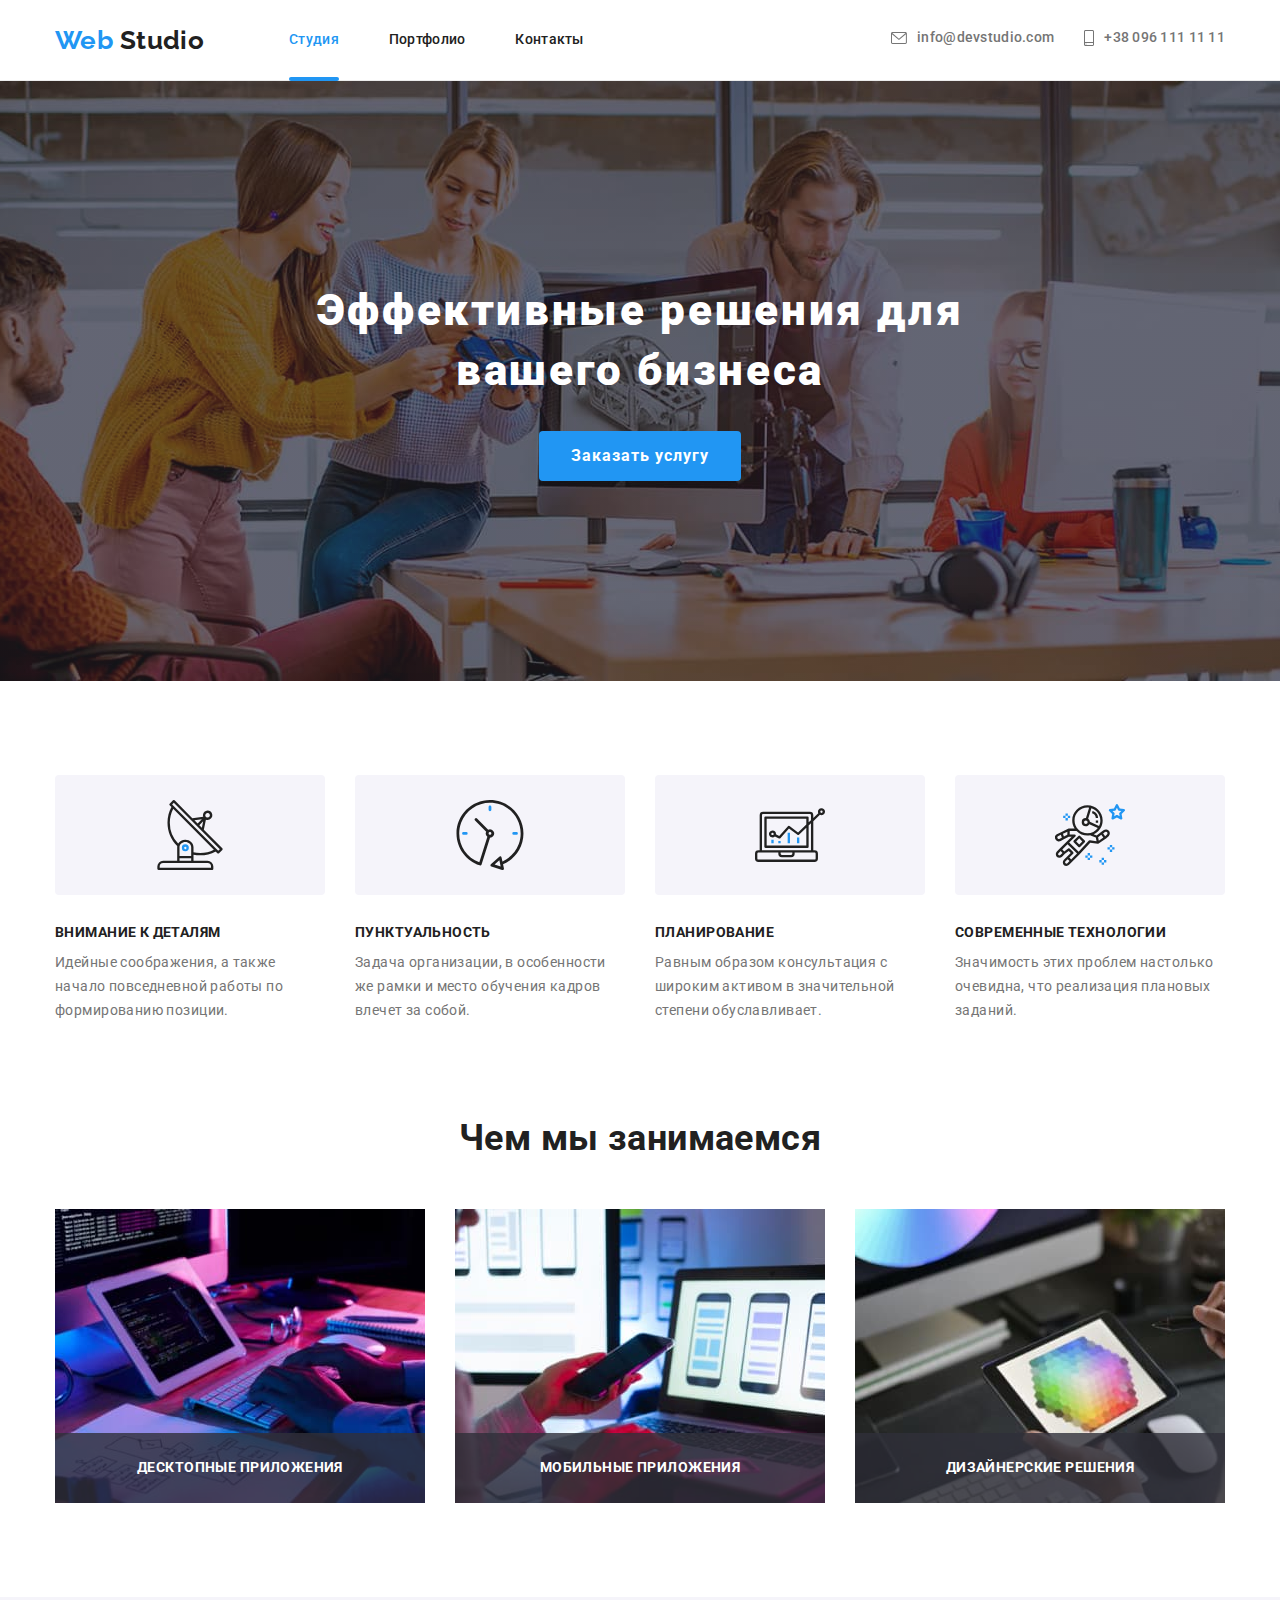
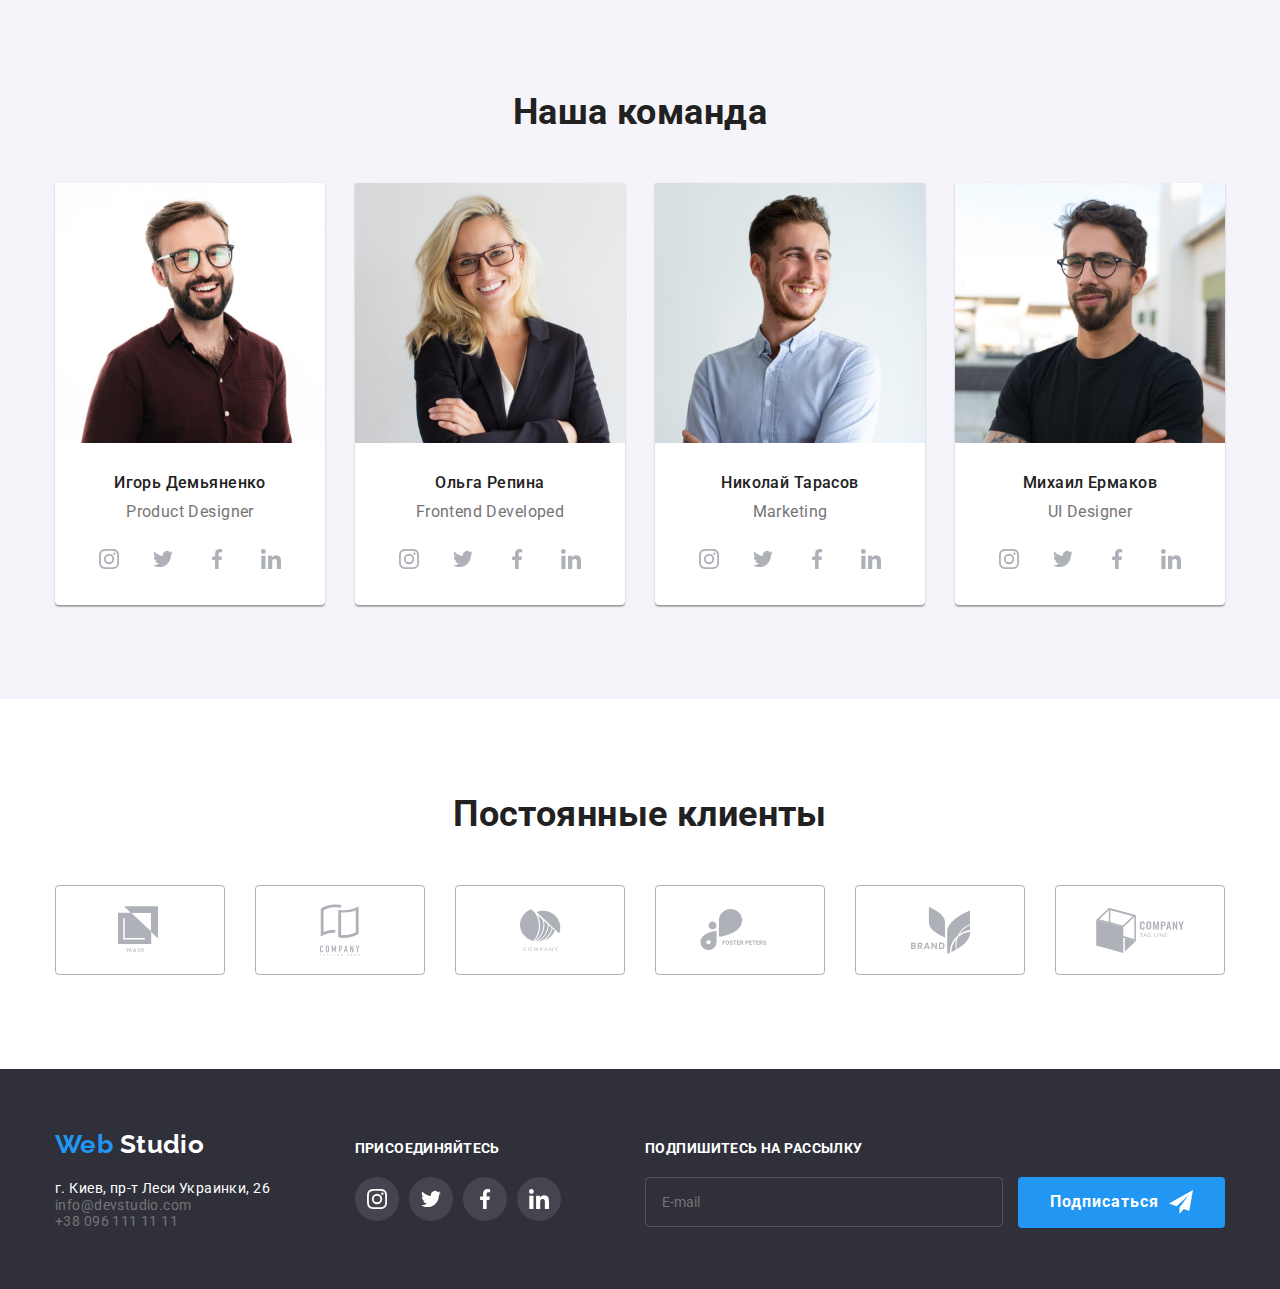
<file: index.html>
<!DOCTYPE html>
<html lang="ru">

<head>
  <meta charset="UTF-8">
  <meta name="viewport" content="width=device-width, initial-scale=1.0">
  <title>Студия</title>
  <link href="https://fonts.googleapis.com/css2?family=Raleway:wght@700&family=Roboto:wght@400;500;700;900&display=swap" rel="stylesheet">
  <link rel="stylesheet" href="https://cdnjs.cloudflare.com/ajax/libs/modern-normalize/0.7.0/modern-normalize.min.css">
  <link rel="stylesheet" href="./css/style.css">
  <script src="https://ajax.googleapis.com/ajax/libs/jquery/3.5.1/jquery.min.js"></script>
  <script src="./js/active-script.js"></script>
</head>

<body>
  <!-- Шапка сайта  -->
  <header class="page-header">

    <nav>
      <div class="container main-cont">
        <a href="./index.html" title="Logo" class="logo reset-link" lang="en"><span class="logo-color">Web</span> Studio</a>

        <ul class="menu reset-ul">
          <li class="items"><a href="./index.html" class="menu-link reset-link">Студия</a></li>
          <li class="items"><a href="./portfolio.html" class="menu-link reset-link">Портфолио</a></li>
          <li class="items"><a href="./" class="menu-link reset-link">Контакты</a></li>
        </ul>

        <ul class="contact reset-ul">
          <li class="items">
            <a href="mailto:info@devstudio.com" class="contact-link reset-link" lang="en">
              <svg class="icon-envelope">
                <use href="./images/sprite.svg#icon-envelope"></use>
              </svg> <span>info@devstudio.com</span></a>
          </li>
          <li class="items">
            <a href="tel:+380961111111" class="contact-link reset-link">
              <svg class="icon-smartphone">
                <use href="./images/sprite.svg#icon-smartphone"></use>
              </svg> <span>+38 096 111 11 11</span></a>
          </li>

        </ul>
      </div>
    </nav>
    <div class="header-line"></div>
  </header>
  <!-- Уникальный контент -->
  <main>
    <!-- Герой -->

    <section class="hero">
      <div class="hero-wrap">
        <h1 class="hero-title reset">
        Эффективные решения для вашего бизнеса
    </h1>

        <button type="button" class="button reset-button" data-modal-open>Заказать услугу</button>
      </div>
    </section>

    <section class="feature">
      <div class="container">
        <h2 class="reset-h indent visually-hidden">Особенности</h2>
        <ul class="feature-list reset-ul ">
          <li class="items">
            <div class="icon-items">
              <svg width="70" height="70">
                <use href="./images/sprite.svg#icon-antenna"></use>
              </svg>
            </div>

            <p class="feature-desc reset-p">Внимание к деталям</p>

            <p class="feature-text reset-p"> Идейные соображения, а также начало повседневной работы по формированию позиции.
            </p>
          </li>
          <li class="items">
            <div class="icon-items">
              <svg width="70" height="70">
                <use href="./images/sprite.svg#icon-clock"></use>
              </svg>
            </div>
            <p class="feature-desc reset-p">Пунктуальность</p>
            <p class="feature-text reset-p">
              Задача организации, в особенности же рамки и место обучения кадров влечет за собой.
            </p>
          </li>
          <li class="items">
            <div class="icon-items">
              <svg width="70" height="70">
                <use href="./images/sprite.svg#icon-diagram"></use>
              </svg>
            </div>
            <p class="feature-desc reset-p">Планирование</p>
            <p class="feature-text reset-p"> Равным образом консультация с широким активом в значительной степени обуславливает.
            </p>
          </li>
          <li class="items">
            <div class="icon-items">
              <svg width="70" height="70">
                <use href="./images/sprite.svg#icon-astronaut"></use>
              </svg>
            </div>
            <p class="feature-desc reset-p">Современные технологии</p>
            <p class="feature-text reset-p">Значимость этих проблем настолько очевидна, что реализация плановых заданий.
            </p>
          </li>
        </ul>
      </div>
    </section>

    <section class="box">
      <div class="container">
        <h2 class="reset indent">Чем мы занимаемся</h2>
        <ul class="box-list reset-ul">
          <li class="items">
            <div class="items-box-1">
            <img src="./images/box-1.jpg" alt="Десктопные приложения" width="370" height="294">
            <div class="items-box-2">
            <p class="items-box-2_title reset-p">Десктопные приложения</p>
          </div>
        </div>
        </li>
            <li class="items">
              <div class="items-box-1">
              <img src="./images/box-2.jpg" alt="Мобильные приложения" width="370" height="294">
              <div class="items-box-2">
             <p class="items-box-2_title reset-p">Мобильные приложения</p>
            </div>
            </div>
            </li>
              <li class="items">
                <div class="items-box-1">
                <img src="./images/box-3.jpg" alt="Дизайнерские решения" width="370" height="294">
                <div class="items-box-2">
               <p class="items-box-2_title reset-p">Дизайнерские решения</p>
              </div>
             </div>
               </li>
        </ul>
      </div>
    </section>

    <section class="team">
      <div class="container">
        <h2 class="reset indent">Наша команда</h2>
        <ul class="team-list reset-ul">
          <li class="team-style">
            <div>
              <img src="./images/teamcard-1.jpg" alt="Игорь Демьяненко" width="270" height="260">
            </div>
            <!-- Сделал div с помощью css можно будет легко задать стили, еще был вариант сделать список в списке.-->
            <div>
              <h3 class="team-title reset">Игорь Демьяненко</h3>
              <p class="team-text reset" lang="en">Product Designer</p>
            </div>
            <ul class="team-icon reset-ul">
              <li class="items">
                <a href="" class="team-icon-link reset-link">
                  <svg width="20" height="20">
                    <use href="./images/sprite.svg#icon-instagram"></use>
                  </svg>
                </a>
              </li>
              <li class="items">
                <a href="" class="team-icon-link reset-link">
                  <svg width="20" height="20">
                    <use href="./images/sprite.svg#icon-twitter"></use>
                  </svg>
                </a>
              </li>
              <li class="items">
                <a href="" class="team-icon-link reset-link">
                  <svg width="20" height="20">
                    <use href="./images/sprite.svg#icon-facebook"></use>
                  </svg>
                </a>
              </li>
              <li class="items">
                <a href="" class="team-icon-link reset-link">
                  <svg width="20" height="20">
                    <use href="./images/sprite.svg#icon-linkedin"></use>
                  </svg>
                </a>
              </li>
            </ul>
          </li>
          <li class="team-style">
            <div>
              <img src="./images/teamcard-2.jpg" alt="Ольга Репина" width="270" height="260">
            </div>

            <div>
              <h3 class="team-title reset">Ольга Репина</h3>
              <p class="team-text reset" lang="en">Frontend Developed</p>
            </div>
            <ul class="team-icon reset-ul">
              <li class="items">
                <a href="" class="team-icon-link reset-link">
                  <svg width="20" height="20">
                    <use href="./images/sprite.svg#icon-instagram"></use>
                  </svg>
                </a>
              </li>
              <li class="items">
                <a href="" class="team-icon-link reset-link">
                  <svg width="20" height="20">
                    <use href="./images/sprite.svg#icon-twitter"></use>
                  </svg>
                </a>
              </li>
              <li class="items">
                <a href="" class="team-icon-link reset-link">
                  <svg width="20" height="20">
                    <use href="./images/sprite.svg#icon-facebook"></use>
                  </svg>
                </a>
              </li>
              <li class="items">
                <a href="" class="team-icon-link reset-link">
                  <svg width="20" height="20">
                    <use href="./images/sprite.svg#icon-linkedin"></use>
                  </svg>
                </a>
              </li>
            </ul>
          </li>
          <li class="team-style">
            <div>
              <img src="./images/teamcard-3.jpg" alt="Николай Тарасов" width="270" height="260">
            </div>

            <div>
              <h3 class="team-title reset">Николай Тарасов</h3>
              <p class="team-text reset" lang="en">Marketing</p>
            </div>
            <ul class="team-icon reset-ul">
              <li class="items">
                <a href="" class="team-icon-link reset-link">
                  <svg width="20" height="20">
                    <use href="./images/sprite.svg#icon-instagram"></use>
                  </svg>
                </a>
              </li>
              <li class="items">
                <a href="" class="team-icon-link reset-link">
                  <svg width="20" height="20">
                    <use href="./images/sprite.svg#icon-twitter"></use>
                  </svg>
                </a>
              </li>
              <li class="items">
                <a href="" class="team-icon-link reset-link">
                  <svg width="20" height="20">
                    <use href="./images/sprite.svg#icon-facebook"></use>
                  </svg>
                </a>
              </li>
              <li class="items">
                <a href="" class="team-icon-link reset-link">
                  <svg width="20" height="20">
                    <use href="./images/sprite.svg#icon-linkedin"></use>
                  </svg>
                </a>
              </li>
            </ul>
          </li>
          <li class="team-style">
            <div>
              <img src="./images/teamcard-4.jpg" alt="Михаил Ермаков" width="270" height="260">
            </div>

            <div>
              <h3 class="team-title reset">Михаил Ермаков</h3>
              <p class="team-text reset" lang="en">UI Designer</p>
            </div>
            <ul class="team-icon reset-ul">
              <li class="items">
                <a href="" class="team-icon-link reset-link">
                  <svg width="20" height="20">
                    <use href="./images/sprite.svg#icon-instagram"></use>
                  </svg>
                </a>
              </li>
              <li class="items">
                <a href="" class="team-icon-link reset-link">
                  <svg width="20" height="20">
                    <use href="./images/sprite.svg#icon-twitter"></use>
                  </svg>
                </a>
              </li>
              <li class="items">
                <a href="" class="team-icon-link reset-link">
                  <svg width="20" height="20">
                    <use href="./images/sprite.svg#icon-facebook"></use>
                  </svg>
                </a>
              </li>
              <li class="items">
                <a href="" class="team-icon-link reset-link">
                  <svg width="20" height="20">
                    <use href="./images/sprite.svg#icon-linkedin"></use>
                  </svg>
                </a>
              </li>
            </ul>
          </li>
        </ul>

      </div>
    </section>
    <section class="client">
      <div class="container">
        <h2 class="indent reset">Постоянные клиенты</h2>

        <ul class="client-list reset-ul">
          <li class="items">
            <a href="" class="client-list-link reset-link">
              <svg width="44.27" height="49.23">
                <use href="./images/sprite.svg#icon-logo-1"></use>
              </svg>
            </a>
          </li>
          <li class="items">
            <a href="" class="client-list-link reset-link">
              <svg width="40" height="52">
                <use href="./images/sprite.svg#icon-logo-2"></use>
              </svg>
            </a>
          </li>
          <li class="items">
            <a href="" class="client-list-link reset-link">
              <svg width="41" height="42.6">
                <use href="./images/sprite.svg#icon-logo-3"></use>
              </svg>
            </a>
          </li>
          <li class="items">
            <a href="" class="client-list-link reset-link">
              <svg width="79.66" height="42.02">
                <use href="./images/sprite.svg#icon-logo-4"></use>
              </svg>
            </a>
          </li>
          <li class="items">
            <a href="" class="client-list-link reset-link">
              <svg width="59" height="47">
                <use href="./images/sprite.svg#icon-logo-5"></use>
              </svg>
            </a>
          </li>
          <li class="items">
            <a href="" class="client-list-link reset-link">
              <svg width="88.48" height="45.44">
                <use href="./images/sprite.svg#icon-logo-6"></use>
              </svg>
            </a>
          </li>
        </ul>
      </div>
    </section>
  </main>
  <footer>
    <div class="footer">
      <div>
        <a href="./index.html" class="logo-footer reset-link" lang="en"><span class="logo-color">Web</span> Studio</a>
        <address>

        <ul class="reset-ul">
            <li class="contact-text">г. Киев, пр-т Леси Украинки, 26</li>
            <li class="marg"><a href="mailto:info@devstudio.com" class="contact-link reset-link" lang="en"> info@devstudio.com </a></li>
            <li class="marg"><a href="tel:+380961111111" class="contact-link reset-link"> +38 096 111 11 11 </a></li></ul>
    </address>
      </div>
      <div class="social">
        <b class="social-title reset">присоединяйтесь</b>
        <ul class="social-list reset-ul">
          <li class="items">
            <a href="" class="social-link reset-link">
              <svg width="20" height="20">
                <use href="./images/sprite.svg#icon-instagram"></use>
              </svg>
            </a>
          </li>
          <li class="items">
            <a href="" class="social-link reset-link">
              <svg width="20" height="20">
                <use href="./images/sprite.svg#icon-twitter"></use>
              </svg>
            </a>
          </li>
          <li class="items">
            <a href="" class="social-link reset-link">
              <svg width="20" height="20">
                <use href="./images/sprite.svg#icon-facebook"></use>
              </svg>
            </a>
          </li>
          <li class="items">
            <a href="" class="social-link reset-link">
              <svg width="20" height="20">
                <use href="./images/sprite.svg#icon-linkedin"></use>
              </svg>
            </a>
          </li>
        </ul>

      </div>
         <div class="footer-form">
      <b class="social-title reset">Подпишитесь на рассылку</b>
      <form action="" class="footer-form-action">
        <input type="email" name="mail" id="mail" placeholder="E-mail"> 
        <button type="submit" class="button reset-button">Подписаться  <svg width="24" height="24" class="footer-botton_icon">
          <use href="./images/sprite.svg#icon-send"></use>
        </svg> </button>
      </form>
    </div>
  </div>
    </div>

  </footer>
  <div class="backdrop is-hidden" data-modal>
    <div class="modal">
        <button type="button" class="close-modal" data-modal-close>
          <svg width="11" height="11">
            <use href="./images/sprite.svg#icon-close"></use>
          </svg>
        </button>
    </div>

  <script src="./js/modal.js"></script>
</body>

</html>
</file>
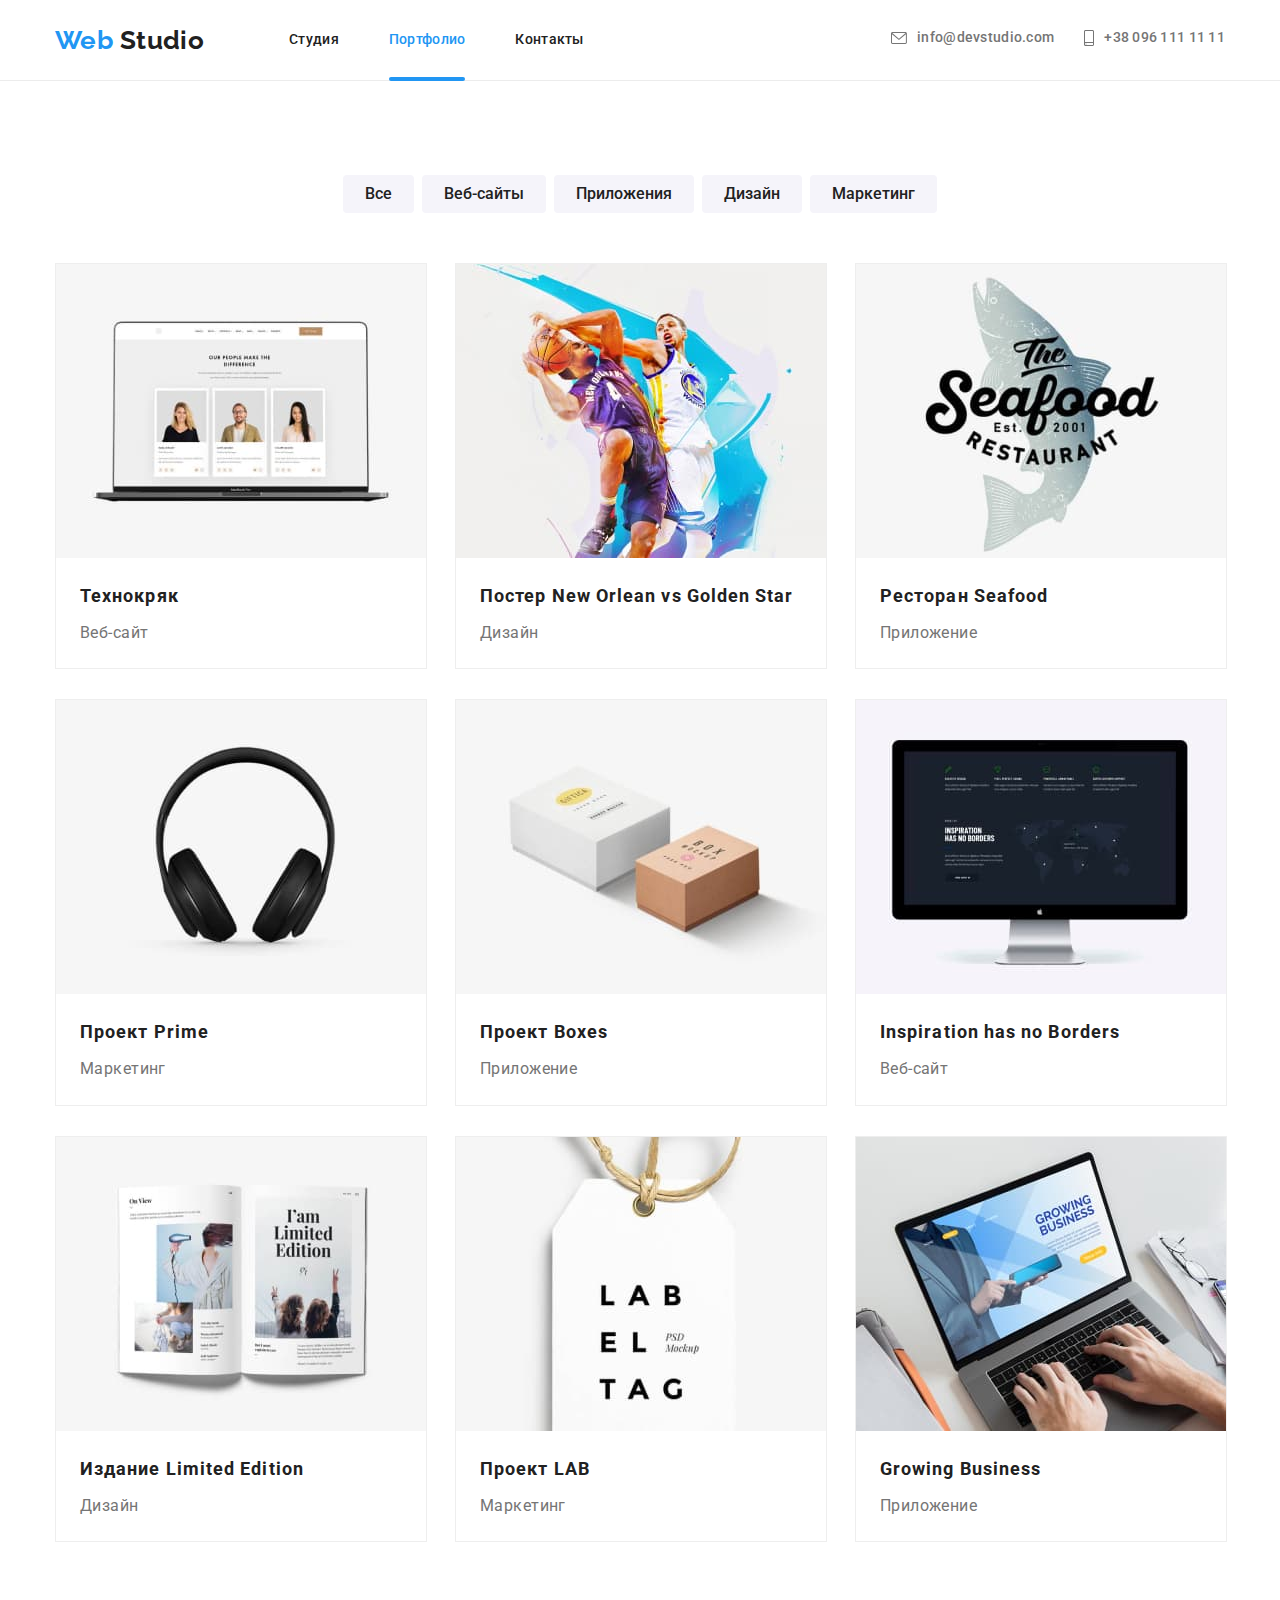
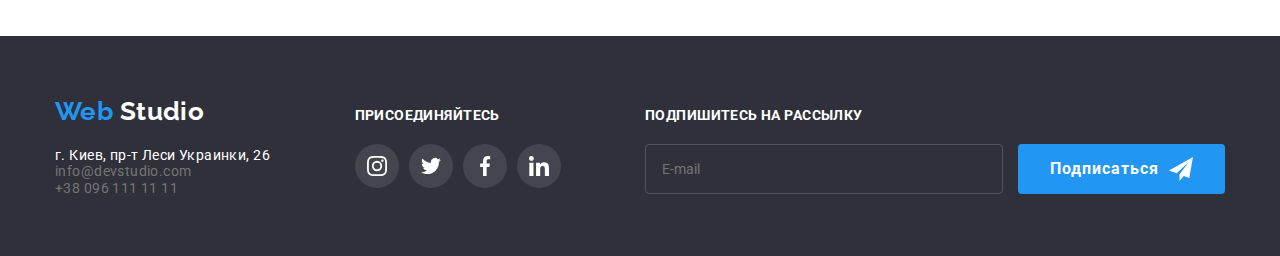
<file: portfolio.html>
<!DOCTYPE html>
<html lang="ru">

<head>
  <meta charset="UTF-8">
  <meta name="viewport" content="width=device-width, initial-scale=1.0">
  <title>Портфолио</title>
  <link href="https://fonts.googleapis.com/css2?family=Raleway:wght@700&family=Roboto:wght@400;500;700;900&display=swap" rel="stylesheet">
  <link rel="stylesheet" href="https://cdnjs.cloudflare.com/ajax/libs/modern-normalize/0.7.0/modern-normalize.min.css">
  <link rel="stylesheet" href="./css/style.css">
  <script src="https://ajax.googleapis.com/ajax/libs/jquery/3.5.1/jquery.min.js"></script>
  <script src="./js/active-script.js"></script>
</head>

<body>
  <!-- Шапка сайта  -->
  <header class="page-header">

    <nav>
      <div class="container main-cont">
        <a href="./index.html" title="Logo" class="logo reset-link" lang="en"><span class="logo-color">Web</span> Studio</a>

        <ul class="menu reset-ul">
          <li class="items"><a href="./index.html" class="menu-link reset-link">Студия</a></li>
          <li class="items"><a href="./portfolio.html" class="menu-link reset-link">Портфолио</a></li>
          <li class="items"><a href="./" class="menu-link reset-link">Контакты</a></li>
        </ul>

        <ul class="contact reset-ul">
          <li class="items">
            <a href="mailto:info@devstudio.com" class="contact-link reset-link" lang="en">
              <svg class="icon-envelope">
                <use href="./images/sprite.svg#icon-envelope"></use>
              </svg><span>info@devstudio.com</span></a>
          </li>
          <li class="items">
            <a href="tel:+380961111111" class="contact-link reset-link">
              <svg class="icon-smartphone">
                <use href="./images/sprite.svg#icon-smartphone"></use>
              </svg><span>+38 096 111 11 11</span></a>
          </li>

        </ul>
      </div>
    </nav>
  </header>

  <section class="portfolio">
    <div class="container">

      <!-- Придумал заголовок H1  -->
      <h1 class="portfolio-title reset visually-hidden">Наши работы</h1>

      <nav>

        <ul class="menu-filter reset-ul">
          <li class="items">
            <button type="button" class="menu-button reset-button">Все</button>
          </li>
          <li class="items">
            <button type="button" class="menu-button reset-button">Веб-сайты</button>
          </li>
          <li class="items">
            <button type="button" class="menu-button reset-button">Приложения</button>
          </li>
          <li class="items">
            <button type="button" class="menu-button reset-button">Дизайн</button>
          </li>
          <li class="items">
            <button type="button" class="menu-button reset-button">Маркетинг</button>
          </li>

        </ul>

      </nav>

      <div class="project">

        <ul class="project-list reset-ul">

          <li class="project-items">
            <a href="" class="project-items-link reset-link">
<div class="project-items_images">
              <img src="./images/tehno.jpg" width="370" alt="Технокряк">
              <div class="project-items_text">
                <p class="project-desc reset">Технокряк это современная площадка распространения коронавируса. Компании используют эту платформу для цифрового шпионажа и атак на защищённые сервера конкурентов.</p>
               </div>
              </div>
              <div class="project-block">
                <h3 class="project-title reset">
                Технокряк
            </h3>
                <p class="project-text reset">Веб-сайт</p>
               
              </div>

            </a>
          </li>
          <li class="project-items">
            <!-- По макету я так понял, что при наведении на курсора на весь блок  -->
            <a href="" class="project-items-link reset-link">
              <div class="project-items_images">
              <img src="./images/poster.jpg" width="370" alt="Постер">
              <div class="project-items_text">
                <p class="project-desc reset">Технокряк это современная площадка распространения коронавируса. Компании используют эту платформу для цифрового шпионажа и атак на защищённые сервера конкурентов.</p>
               </div>
              </div>
              <div class="project-block">
                <h3 class="project-title reset">
            Постер New Orlean vs Golden Star
        </h3>
                <p class="project-text reset">Дизайн</p>
               
              </div>
            </a>
          </li>
          <li class="project-items">
            <a href="" class="project-items-link reset-link">
              <div class="project-items_images">
              <img src="./images/restoran.jpg" width="370" alt="Ресторан морепродукты">
              <div class="project-items_text">
                <p class="project-desc reset">Технокряк это современная площадка распространения коронавируса. Компании используют эту платформу для цифрового шпионажа и атак на защищённые сервера конкурентов.</p>
               </div>
              </div>
              <div class="project-block">
                <h3 class="project-title reset">
            Ресторан Seafood
        </h3>
                <p class="project-text reset">Приложение</p>
                
              </div>
            </a>
          </li>

          <li class="project-items">
            <a href="" class="project-items-link reset-link">
              <div class="project-items_images">
              <img src="./images/project-prime.jpg" width="370" alt="Проект Прайм">
              <div class="project-items_text">
                <p class="project-desc reset">Технокряк это современная площадка распространения коронавируса. Компании используют эту платформу для цифрового шпионажа и атак на защищённые сервера конкурентов.</p>
               </div>
              </div>
              <div class="project-block">
                <h3 class="project-title reset">
                    Проект Prime
                </h3>
                <p class="project-text reset">Маркетинг</p>
              
              </div>
            </a>
          </li>
          <li class="project-items">

            <a href="" class="project-items-link reset-link">
              <div class="project-items_images">
              <img src="./images/project-box.jpg" width="370" alt="Проект ящики">
              <div class="project-items_text">
                <p class="project-desc reset">Технокряк это современная площадка распространения коронавируса. Компании используют эту платформу для цифрового шпионажа и атак на защищённые сервера конкурентов.</p>
               </div>
              </div>
              <div class="project-block">
                <h3 class="project-title reset">
                    Проект Boxes
                </h3>
                <p class="project-text reset">Приложение</p>
               
              </div>
            </a>
          </li>
          <li class="project-items">

            <a href="" class="project-items-link reset-link">
              <div class="project-items_images">
              <img src="./images/inspiration.jpg" width="370" alt="Стремление не имеет границ">
              <div class="project-items_text">
                <p class="project-desc reset">Технокряк это современная площадка распространения коронавируса. Компании используют эту платформу для цифрового шпионажа и атак на защищённые сервера конкурентов.</p>
               </div>
              </div>
              <div class="project-block">
                <h3 class="project-title reset" lang="en">
                    Inspiration has no Borders
                </h3>
                <p class="project-text reset">Веб-сайт</p>
              
              </div>
            </a>
          </li>

          <li class="project-items">
            <a href="" class="project-items-link reset-link">
              <div class="project-items_images">
              <img src="./images/izdanie.jpg" width="370" alt="Издание">
              <div class="project-items_text">
                <p class="project-desc reset">Технокряк это современная площадка распространения коронавируса. Компании используют эту платформу для цифрового шпионажа и атак на защищённые сервера конкурентов.</p>
               </div>
              </div>
              <div class="project-block">
                <h3 class="project-title reset" lang="en">
                    Издание Limited Edition
                </h3>
                <p class="project-text reset">Дизайн</p>
               
              </div>
            </a>
          </li>
          <li class="project-items">
            <a href="" class="project-items-link reset-link">
              <div class="project-items_images">
              <img src="./images/project-lab.jpg" width="370" alt="Проект лаб">
              <div class="project-items_text">
                <p class="project-desc reset">Технокряк это современная площадка распространения коронавируса. Компании используют эту платформу для цифрового шпионажа и атак на защищённые сервера конкурентов.</p>
               </div>
              </div>
              <div class="project-block">
                <h3 class="project-title reset">
                    Проект LAB
                </h3>
                <p class="project-text reset">Маркетинг</p>
               
              </div>
            </a>
          </li>
          <li class="project-items">
            <a href="" class="project-items-link reset-link">
              <div class="project-items_images">
              <img src="./images/growing.jpg" width="370" alt="Растущий бизнес">
              <div class="project-items_text">
                <p class="project-desc reset">Технокряк это современная площадка распространения коронавируса. Компании используют эту платформу для цифрового шпионажа и атак на защищённые сервера конкурентов.</p>
               </div>
              </div>
              <div class="project-block">
                <h3 class="project-title reset" lang="en">
                    Growing Business
                </h3>
                <p class="project-text reset">Приложение</p>
              
              </div>
            </a>
          </li>
        </ul>

      </div>
    </div>
  </section>
  <footer>
    <div class="footer">
      <div>
        <a href="./index.html" class="logo-footer reset-link" lang="en"><span class="logo-color">Web</span> Studio</a>
        <address>

        <ul class="reset-ul">
            <li class="contact-text">г. Киев, пр-т Леси Украинки, 26</li>
            <li class="marg"><a href="mailto:info@devstudio.com" class="contact-link reset-link" lang="en"> info@devstudio.com </a></li>
            <li class="marg"><a href="tel:+380961111111" class="contact-link reset-link"> +38 096 111 11 11 </a></li></ul>
    </address>
      </div>
      <div class="social">
        <b class="social-title reset">присоединяйтесь</b>
        <ul class="social-list reset-ul">
          <li class="items">
            <a href="" class="social-link reset-link">
              <svg width="20" height="20">
                <use href="./images/sprite.svg#icon-instagram"></use>
              </svg>
            </a>
          </li>
          <li class="items">
            <a href="" class="social-link reset-link">
              <svg width="20" height="20">
                <use href="./images/sprite.svg#icon-twitter"></use>
              </svg>
            </a>
          </li>
          <li class="items">
            <a href="" class="social-link reset-link">
              <svg width="20" height="20">
                <use href="./images/sprite.svg#icon-facebook"></use>
              </svg>
            </a>
          </li>
          <li class="items">
            <a href="" class="social-link reset-link">
              <svg width="20" height="20">
                <use href="./images/sprite.svg#icon-linkedin"></use>
              </svg>
            </a>
          </li>
        </ul>

      </div>
      <div class="footer-form">
        <b class="social-title reset">Подпишитесь на рассылку</b>
        <form action="" class="footer-form-action">
          <input type="email" name="mail" id="mail" placeholder="E-mail"> 
          <button type="submit" class="button reset-button">Подписаться  <svg width="24" height="24" class="footer-botton_icon">
            <use href="./images/sprite.svg#icon-send"></use>
          </svg> </button>
        </form>
      </div>
    </div>

  </footer>

</body>

</html>
</file>
<file: css/style.css>
/* Ширина сайта 1600px  */
/* Ширина портфолио 1170px */
/* Отступы портфолио margin 215px */

:root {
 --primary-text-color:#757575;
--bg-color:#ffffff;
--title-text-color:#212121;
--accent-color:#2196F3;
--button-color:#ffffff;
--bg-footer:#2F303A;

}

body
{
background-color: var(--bg-color);
color: var(--primary-text-color);
font-family: 'Roboto', sans-serif;
font-size: 14px;
line-height: 1.17;
letter-spacing: 0.03em;
}

footer {
background-color: var(--bg-footer);
}

img {
display: block;
}
/* Сброс стилей списка */
.reset-ul {
padding: 0;
margin: 0;
list-style-type: none;
} 

/* Сброс стилей  */
:focus {
    outline: none;
}

.reset {
    padding: 0;
    margin: 0;     
}

.reset-link {

    text-decoration: none;   
}

.reset-button {
    border:0;
}

.reset-h {
margin:0;
padding:0;

}

.reset-p {
margin:0;
padding:0;

}
/* Можно было сделать сброс по тегам, или еще проще подключить  reset.css */

.visually-hidden {
    position: absolute !important;
    clip: rect(1px 1px 1px 1px); /* IE6, IE7 */
    clip: rect(1px, 1px, 1px, 1px);
    padding:0 !important;
    border:0 !important;
    height: 1px !important; 
    width: 1px !important; 
    overflow: hidden;}
    
address {

    font-style: normal;  
}

/* Временно дял красоты */

.page-header {
border-bottom: 1px solid #ECECEC;
}

.logo {

   color: var(--title-text-color); 

   font-family: 'Raleway', sans-serif;
   font-weight:700;
   font-size: 26px;
   line-height: 1.19;
}
.logo-color {

color:var(--accent-color); 

}
.main-cont {
display: flex;
align-items: center;


}
.menu {
display: flex;
margin-left: 85px;

    
font-weight: 500;
font-size: 14px;
line-height: 1.14;
letter-spacing: 0.02em;
}

.menu .items:not(:last-child) {
margin-right: 50px;
}

.menu-link {
padding-left: 0;
display: block;
padding-top: 32px;
padding-bottom: 32px;
color: var(--title-text-color);
transition: color 250ms cubic-bezier(0.4, 0, 0.2, 1);
}

.menu .items {
position: relative;
}

.menu-link:hover::after{
display:inherit;
content: '';
background-color: #2196F3;
}

.menu .active {
    color:var(--accent-color);
}

.menu .active::after {
    display:inherit;
    content: '';
    width: 100%;
    height: 4px;
    background-color: #2196F3;
    border-radius: 2px;
    position: absolute;
    bottom: -1px;
    left:0;
}


.menu-link:hover, .menu-link:focus {
color: var(--accent-color);

}
/* .menu-link:active {
    color: var(--accent-color);  
} */

.contact {
display: flex;
margin-left: auto;

font-weight: 500;
font-size: 14px;
line-height: 1.14;
letter-spacing: 0.02em;
}

.contact .items + .items {
    margin-left: 30px;
}

.contact-link  {
display: inline-flex;
align-items: center;
color: var(--primary-text-color);
fill:#757575;
transition: color 250ms cubic-bezier(0.4, 0, 0.2, 1), fill 250ms cubic-bezier(0.4, 0, 0.2, 1);

}

.contact-link:hover, contact-link:focus {
color:var(--accent-color);
fill:#2196F3;

}
.contact-text {
color:#ffffff;  

line-height: 1.17;
}

.hero
{
    max-width: 1600px;
    min-height: 600px;
    margin-left: auto;
    margin-right: auto;
    background-image: linear-gradient(to right, rgba(47, 48, 58, 0.4),rgba(47, 48, 58, 0.4)), url(../images/header.jpg);
    background-color: black;
    background-repeat: no-repeat;
    background-position: center;
    background-size: cover;
    text-align: center;
    display: flex;

}
.hero-wrap {
    max-width: 696px;
    margin: auto;
    padding:0 15px;
}

.hero-title {
margin-top: 0;
margin-bottom: 30px;
color:#ffffff;

font-weight: 900;
font-size: 44px;
line-height: 1.36;
letter-spacing: 0.06em;
}

.portfolio-title {
margin-top: 0;
margin-bottom: 30px;
color:#ffffff;

font-weight: 900;
font-size: 44px;
line-height: 1.36;
letter-spacing: 0.06em;
text-align: center;
}

/* Мне кажется логичней и удобней так сделать, у нас h2  одинаковый на всех страницах 
Но если нужно можно создать отдельных класс   */
h2 {
color: var(--title-text-color);
font-weight: 700;
font-size: 36px;
line-height: 1.17;
text-align: center;
}

.feature-title {
color: var(--title-text-color);

font-weight: 700;
line-height: 1.14;


}
.feature-desc {
color: var(--title-text-color);
font-weight: 700;
line-height: 1.14;
text-transform: uppercase;

margin-bottom:10px;
}

.feature-text {
line-height: 1.714;
}

.box-title {
color:#ffffff;  
font-weight: 700;
line-height: 1.14;
text-transform: uppercase;
}
.team-title {
display: block;
margin-top: 30px;
color: var(--title-text-color);

font-weight: 500;
font-size: 16px;
line-height: 1.19;

}
.team-text {
display: block;
margin-top:10px;
margin-bottom: 16px;
font-size: 16px;
line-height: 1.19;

}


.button {
display: inline-block;
min-width: 200px;
padding-left: 32px;
padding-right: 32px;
padding-top:10px;
padding-bottom: 10px;
border-radius: 4px;
color:var(--button-color);
background-color: var(--accent-color);

font-weight: 700;
font-size: 16px;
line-height: 1.9;
letter-spacing: 0.06em;

}

.button:hover, .button:focus {
cursor: pointer;
}

.menu-button {
padding:6px 22px;
background-color: #F5F4FA;
color:#212121;
border-radius: 4px;
font-weight: 500;
font-size: 16px;
line-height:1.625;
cursor: pointer;
transition: color 250ms cubic-bezier(0.4, 0, 0.2, 1), background-color 250ms cubic-bezier(0.4, 0, 0.2, 1);
}

.menu-button:hover, .menu-button:focus{
    background-color: var(--accent-color);
    color: var(--button-color);
    }
    
.project-title {
margin-bottom: 4px;
color:var(--title-text-color);
font-weight: 700;
font-size: 18px;
line-height: 2;
letter-spacing: 0.06em;
}


.menu-filter {
    display: flex;
    justify-content: center;
}

.menu-filter .items + .items{
    margin-left:8px;
}
.project{
    margin-top: 50px;
    
}
.project-text {
color: var(--primary-text-color);
font-size: 16px;
line-height: 1.9;

}

.project-desc {
color:#ffffff;

font-size: 18px;
line-height: 1.6;
}

.logo-footer {
display: block;
margin-bottom: 20px;
font-family: 'Raleway', sans-serif;
font-weight:700;
font-size: 26px;
line-height: 1.19;

color: #ffffff;
}

.feature-list, .box-list, .client-list, .team-list {
display: flex;
}

/* Классы одинаковые, можно прописать в одну строку */
/* .box-list {
    display: flex;
    padding-top: 50px;
    }

    .client-list {
        display: flex;
        padding-top: 50px;
    }
    .team-list {
        display: flex;
        padding-top: 50px;
    
    } */


.feature-list .items + .items {

margin-left: 30px;
}
/* .feature-list .items:not(:first-child)
{
    margin-left: 30px;

} */


.box {
    padding-top:94px;
    padding-bottom:94px;
    text-align: center;
}

.team {
    padding-top:94px; 
    padding-bottom:94px;
    text-align: center;
    background-color: #F5F4FA;

}
.feature {
    padding-top:94px; 
}
.client {
    padding-top: 94px;
    padding-bottom: 94px;
}

.portfolio {
padding-top:94px; 
padding-bottom:94px;

}

.container {
width: 1200px;
margin-left: auto;
margin-right: auto;
padding-left: 15px;
padding-right: 15px;

}


/* .box-list .items {
width: calc((100% - 60px)/3); 
} */

.box-list .items + .items {
margin-left:30px;
}

.indent {
    margin-bottom: 50px;
}

.client-list .items + .items {
margin-left:30px; 
}


.team-icon {
    display: flex;
    justify-content: center;
    margin-bottom: 24px;

}
/* .team {
    text-align: center;
    background-color: #F5F4FA;
} */

.team-style {
    width: calc((100% - 90px)/4);
    background-color: var(--bg-color);
    box-shadow: 0px 1px 3px rgba(0, 0, 0, 0.12), 0px 1px 1px rgba(0, 0, 0, 0.14), 0px 2px 1px rgba(0, 0, 0, 0.2);
    border-radius: 0px 0px 4px 4px;
}

.team-style:not(:last-child) {
    margin-right: 30px;
}



/* Футер */
.footer {
 display: flex;
 justify-content: space-between;
 align-items: baseline;
 width: 1200px;
 margin-left: auto;
margin-right: auto;
padding-left: 15px;
padding-right: 15px;    
padding-top: 60px;
padding-bottom: 60px;
}
}

.marg {
margin-top: 9px;

}

.social-list {
display: flex;

}

.social-list .items + .items {
    margin-left:10px;
    
}


.social-title {
display: block;
padding-bottom: 20px;
color:#ffffff;  
font-weight: 700;
line-height: 1.14;
text-transform: uppercase;
}

.project-list {
    display: flex;
    flex-wrap: wrap;
    
}


.project-items {
width: calc((100% - 60px)/3);
margin-right: 30px;
margin-bottom: 30px;
}

.project-items:nth-child(3n){
    margin-right: 0;
} 

 .project-items:nth-last-child(-n+3) {
    margin-bottom: 0;
   
} 
.project-block {
    margin: 20px 24px;
}

.project-items-link {
    display: inline-block;
    border: 1px solid #EEEEEE;
    }

.project-items-link:hover, .project-items-link:focus {

box-shadow: 0px 1px 1px rgba(0, 0, 0, 0.12), 0px 4px 4px rgba(0, 0, 0, 0.06), 1px 4px 6px rgba(0, 0, 0, 0.16);
}
/* Svg sprite все эти с параметры можно было прописать в inline svg, но я решил прописать в  css для практики  */

.icon-smartphone {
width: 10px;
height: 16px;
margin-right: 10px;

}

.icon-envelope{
    width: 16px;
    height: 12px;  
    margin-right: 10px;
}

/*   Стили для контейнера Особенности */
.icon-items {
    width: 270px;
    height: 120px;
    display: inline-flex;
    align-items: center;
    justify-content: center;
    background: #F5F4FA;
    border-radius: 4px;
    margin-bottom: 30px;
}

/* Стили для ссылок соц.сетей наша команда и футер  */

.social-link {
width: 44px;
height: 44px;
display: inline-flex;
align-items: center;
justify-content: center;
background-color: rgba(255, 255, 255, 0.1);
border-radius: 50%;
fill:#ffffff;
transition: background-color 250ms cubic-bezier(0.4, 0, 0.2, 1), fill 250ms cubic-bezier(0.4, 0, 0.2, 1);
}

.social-link:hover, .social-link:focus {
    background-color: #2196F3;
    fill:#ffffff;
 

}

.team-icon-link {
    width: 44px;
    height: 44px;
    display: inline-flex;
    align-items: center;
    justify-content: center;
    fill:#afb1b8;
    border-radius: 50%;
    /* transition: fill 250ms cubic-bezier(0.4, 0, 0.2, 1); */
    transition: background-color 250ms cubic-bezier(0.4, 0, 0.2, 1),
    fill 250ms cubic-bezier(0.4, 0, 0.2, 1);
   
}

.team-icon-link:hover, .team-icon-link:focus {
    fill:#FFFFFF;
    background-color: #2196F3;
    border-radius: 50%;
}

.team-icon .items + .items {
    margin-left:10px;
}

.client-list-link {
    width: 170px;
    height: 90px;
    display: inline-flex;
    align-items: center;
    justify-content: center;
    border: 1px solid #AFB1B8;
    border-radius: 4px;
    fill:#afb1b8;
    transition: border-color 250ms cubic-bezier(0.4, 0, 0.2, 1),
    fill 250ms cubic-bezier(0.4, 0, 0.2, 1);
    
}

.client-list-link:hover, .client-list-link :focus {
    fill:#2196F3;
    border-color: #2196F3;
}

.items-box-1 {
    position: relative;
}

.items-box-2 {
    position: absolute;
    width: 100%;
    min-height: 70px;
    background-color:rgba(47, 48, 58, 0.8);
    bottom: 0;
    display: flex;
    align-items: center;
    justify-content: center;
}

.items-box-2_title {
color:#ffffff;
font-weight: 700;
text-transform: uppercase;
line-height: 1.14;
}

.project-items_images {
position: relative;
overflow: hidden;

}

.project-items_text {
    position: absolute;
    top: 0;
    left:0;
    width: 100%;
    height: 100%;
    background: rgba(33, 150, 243, 0.9);
    display: flex;
    align-items: center;
    justify-content: center;
    padding-left: 24px;
    padding-right: 24px;
    transform: translateY(100%);
    transition: transform 250ms cubic-bezier(0.4, 0, 0.2, 1);
    
}

.project-items-link:hover .project-items_text,
.project-items-link:focus .project-items_text {
    transform: translateY(0%);
}

/* Модальное окно */

.backdrop {
position: fixed;
top:0;
left:0;
width: 100%;
height: 100%;
background-color: rgba(0, 0, 0, 0.2);
opacity: 1;
transition: opacity 250ms cubic-bezier(0.4, 0, 0.2, 1);
}

.modal {
position: absolute;
width: 528px;
height: 581px;
top:50%;
left:50%;
background-color: #FFFFFF;
box-shadow: 0px 1px 3px rgba(0, 0, 0, 0.12), 0px 1px 1px rgba(0, 0, 0, 0.14), 0px 2px 1px rgba(0, 0, 0, 0.2);
border-radius: 4px;
transform: translate(-50%,-50%) scale(1);
transition: all 250ms cubic-bezier(0.4, 0, 0.2, 1);
}

.backdrop.is-hidden {
opacity: 0;
visibility: hidden;
pointer-events: none;
}

.backdrop.is-hidden .modal {
transform: translate(-50%,-50%) scale(0.2);
}

.close-modal {
position: absolute;
width: 30px;
height:30px;
top:0;
right:0;
margin-top: 8px;
margin-right: 8px;
display: flex;
align-items: center;
justify-content: center;
background-color:#ffffff;
border: 1px solid rgba(0, 0, 0, 0.1);
border-radius: 50%;
cursor: pointer;
}

.footer-form-action .button {
    display: inline-flex;
    justify-content: center;
    align-items: center;
    margin-left: 12px;
}


.footer-form-action input {
min-width: 358px;
min-height: 50px;
border: 1px solid rgba(165, 165, 165, 0.3);
border-radius: 4px;
background: transparent;
padding-left: 16px;
color: var(--button-color);
}

.footer-botton_icon {
margin-left: 10px;
fill:#ffffff;

}
</file>
